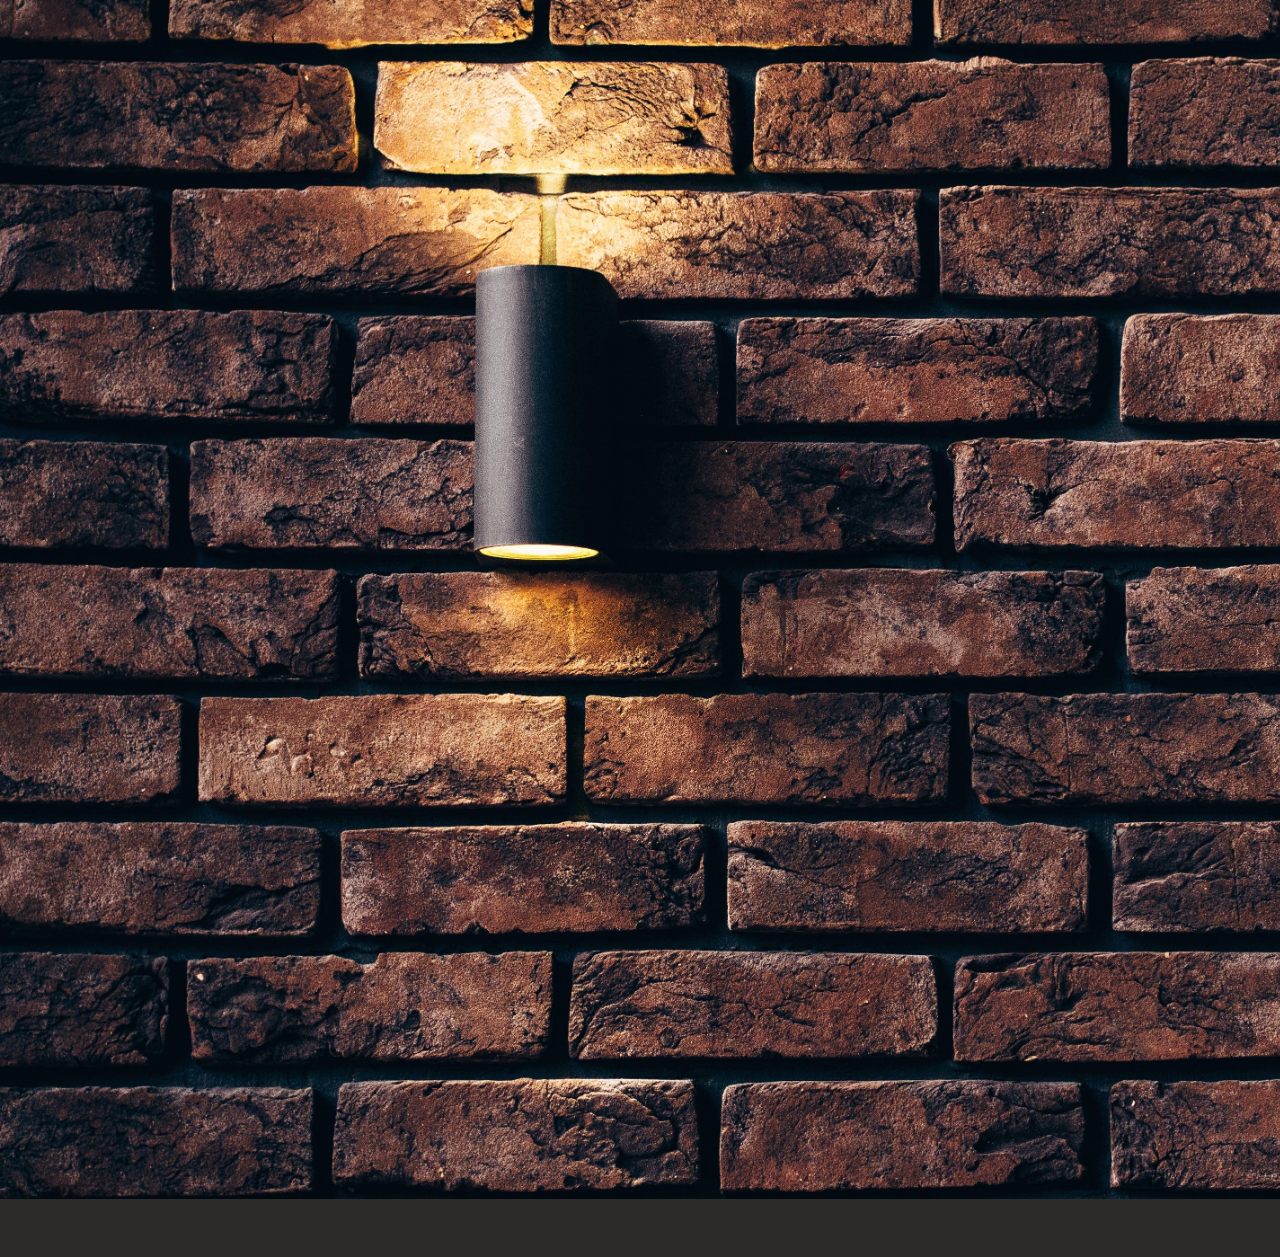
<file: website/index.html>
<!DOCTYPE html>
<html lang="en">
  <head>
    <!-- Meta tags for character set and viewport -->
    <meta charset="UTF-8" />
    <meta name="viewport" content="width=device-width, initial-scale=1.0" />

    <!-- Title of the page -->
    <title>Reverb Junction</title>

    <!-- Link to your stylesheet and Google Fonts -->
    <link rel="stylesheet" href="style.css" />
    <link rel="preconnect" href="https://fonts.googleapis.com" />
    <link rel="preconnect" href="https://fonts.gstatic.com" crossorigin />
    <link
      href="https://fonts.googleapis.com/css2?family=Caveat:wght@500&family=Hind+Siliguri:wght@300&family=Montserrat&family=Oswald&display=swap"
      rel="stylesheet"
    />
  </head>
  <body>
    <!-- Header section -->
    <header>
      <div id="venue-header">
        <!-- Logo and name -->
        <h1 class="logo-name">Reverb Junction</h1>
        <img src="./images/logo.png" alt="logo" class="logo" />
      </div>

      <!-- Navigation bar -->
      <nav class="navbar">
        <ul>
          <li><a href="index.html">Home</a></li>
          <li><a href="about.html">About</a></li>
          <li class="dropdown">
            <a class="dropbtn">Services</a>
            <div class="dropdown-content">
              <a href="#">Upcoming Events</a>
              <a href="#">Menu</a>
              <a href="#">Order Online</a>
              <a href="#">Calendar</a>
              <a href="#">Gallery</a>
            </div>
          </li>
          <li><a href="contact.html">Contact</a></li>
        </ul>
      </nav>
    </header>

    <hr />

    <!-- Main content section -->
    <div id="main-container" class="fade-in">
      <!-- Image container -->
      <div id="main-content">
        <div id="image-gallery">
          <img src="images/main-page.jpg" alt="reverb" class="img-main" />
          <img src="images/street-lights.jpg" alt="street" class="img-main" />
        </div>
        <button id="next-btn">next image</button>

        <!-- Text container -->
        <div id="text-container" class="fade-in">
          <h1 id="title-text">Where The Next Act Is</h1>
          <p>
            Venue Junction is proud to host upcoming popular artists live in
            comfy but spacious venue that is sometimes exclusive to special
            events.
          </p>
          <p>
            A top selection at the bar serving "inspired street & bar" food that
            has earned distigushed awards in cuilinary circles. Home to the
            mouth watering smokey maple chili dog with apple brined fries; A
            ingenius menu that delicately infuses world flavours and trends to
            please the sense of taste and sound.
          </p>
          <p>
            Almost like the food is the real star at the Venue than Shawn Mendes
            using our space for a private concert
          </p>
        </div>
      </div>
    </div>

    <!-- Footer section -->
    <div class="footer">
      <footer id="footer-content"></footer>
    </div>

    <!-- Script for dynamic content loading -->
    <script src="script.js"></script>
  </body>
</html>
</file>
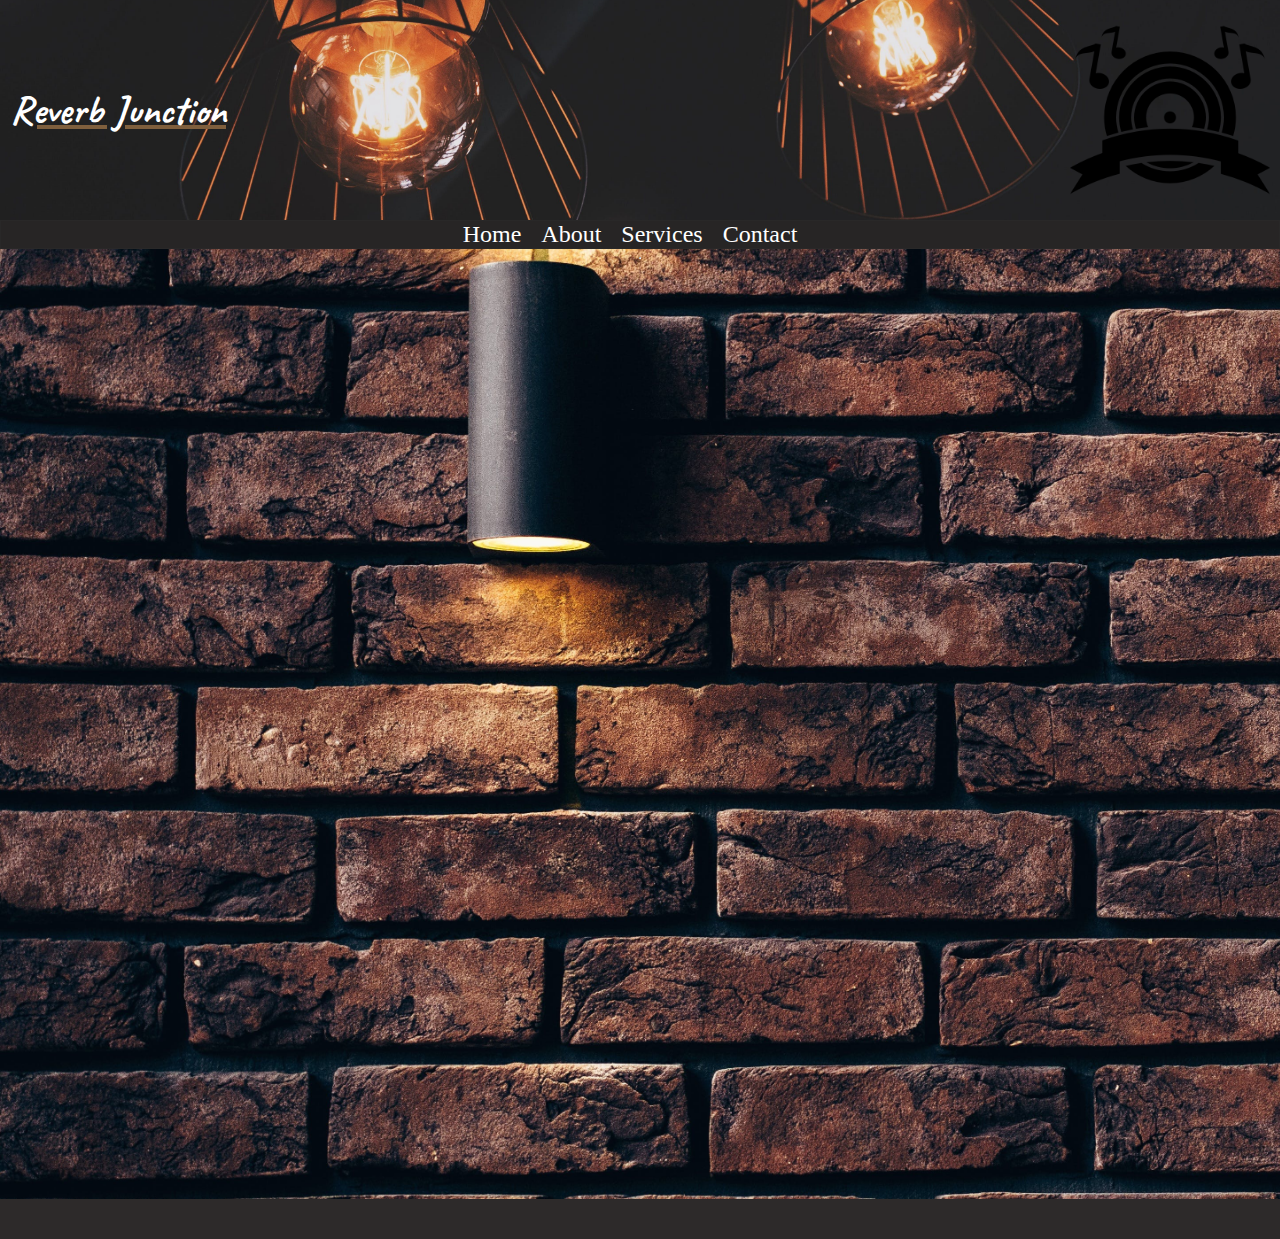
<file: website/about.html>
<!DOCTYPE html>
<html lang="en">
  <head>
    <!-- Meta tags for character set and viewport -->
    <meta charset="UTF-8" />
    <meta name="viewport" content="width=device-width, initial-scale=1.0" />

    <!-- Title of the page -->
    <title>Reverb Junction</title>

    <!-- Link to your stylesheet and Google Fonts -->
    <link rel="stylesheet" href="style.css" />
    <link rel="preconnect" href="https://fonts.googleapis.com" />
    <link rel="preconnect" href="https://fonts.gstatic.com" crossorigin />
    <link
      href="https://fonts.googleapis.com/css2?family=Caveat:wght@500&family=Hind+Siliguri:wght@300&family=Montserrat&family=Oswald&display=swap"
      rel="stylesheet"
    />
  </head>
  <body>
    <!-- Header section -->
    <header>
      <div id="venue-header">
        <!-- Logo and name -->
        <h1 class="logo-name">Reverb Junction</h1>
        <img src="./images/logo.png" alt="logo" class="logo" />
      </div>

      <!-- Navigation bar -->
      <nav class="navbar">
        <ul>
          <li><a href="index.html">Home</a></li>
          <li><a href="about.html">About</a></li>
          <li class="dropdown">
            <a href="#" class="dropbtn">Services</a>
            <div class="dropdown-content">
              <a href="#">Upcoming Events</a>
              <a href="#">Menu</a>
              <a href="#">Order Online</a>
              <a href="#">Calendar</a>
              <a href="#">Gallery</a>
            </div>
          </li>
          <li><a href="contact.html">Contact</a></li>
        </ul>
      </nav>
    </header>

    <hr />

    <main id="main-container" class="fade-in">
      <section id="about-content">
        
        <div id="about-container">
          <h2>About Reverb Junction</h2>
          <p>
            Offically founded in 1985, two somebodies back in 1979 decided to make Reverb Junction by buying out an old building for a couple bags of peanuts... well, compared to what real estate goes for nowadays. They chose a soon-to-be-genetrified part of their city, a decision that worked out lucratively in their future.
             Anyway, their determination (by corporate sabotage, bribery in monetary, narcotics, perverse sexual favours towards celebrity artists. Instances of threats of assault towards rival venue owners/employees and threats of committing property damage to their establishments,etc.) to stay in the popular music venue scene.They achieved capitalistic greatness by becoming the only venue
            where everyone wanted to be and blah blah blah. But they really found their mark by hiring a master cuilnary chef to reinvent bar/street food that brought music and food lovers together in some elitist congregation where they can smell each other chili dog farts and be smug about it.
            Now its the popular, wildly expensive establishment due to limited space thus having a waiting list yadda yadda yadda
            alot of very rich people go there thats all you need to know, so you're never gonna see the inside of this place
            so good-day and good-bye!
          </p>
          <!-- Add the main content specific to the about page -->
          <!-- Include your about page content here -->
        </section>
      </div>
    </main>

    <div class="footer">
      <footer id="footer-content"></footer>
    </div>

    <script src="script.js"></script>
  </body>
</html>
</file>
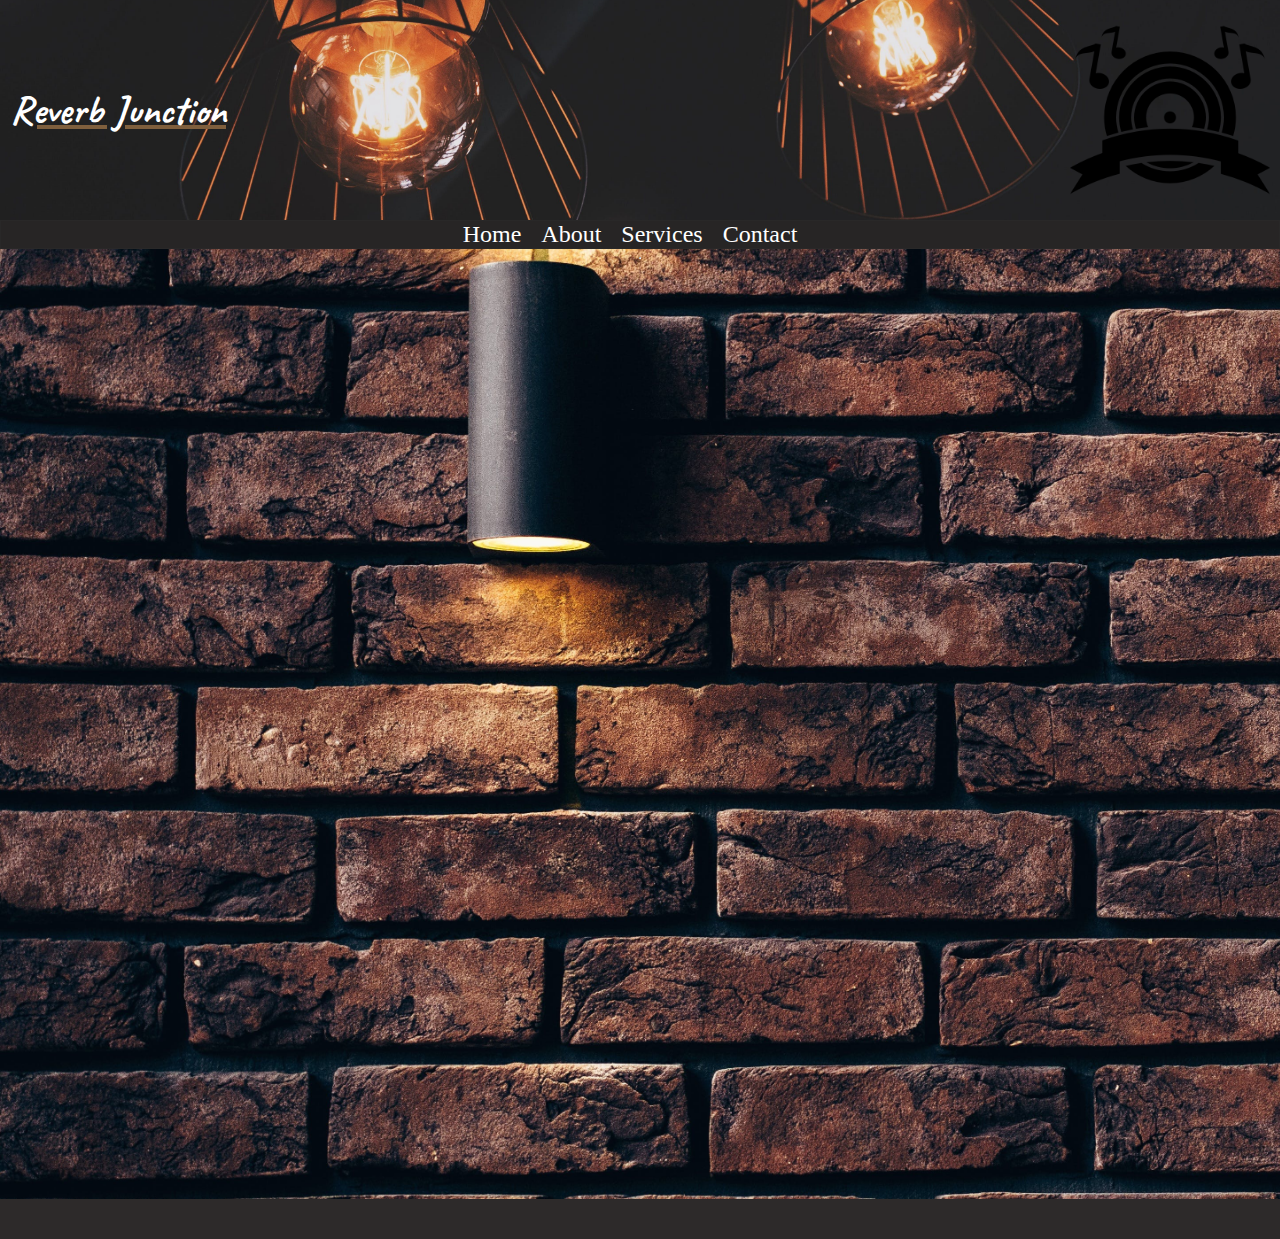
<file: website/contact.html>
<!DOCTYPE html>
<html lang="en">
  <head>
    <!-- Meta tags for character set and viewport -->
    <meta charset="UTF-8" />
    <meta name="viewport" content="width=device-width, initial-scale=1.0" />

    <!-- Title of the page -->
    <title>Reverb Junction</title>

    <!-- Link to your stylesheet and Google Fonts -->
    <link rel="stylesheet" href="style.css" />
    <link rel="preconnect" href="https://fonts.googleapis.com" />
    <link rel="preconnect" href="https://fonts.gstatic.com" crossorigin />
    <link
      href="https://fonts.googleapis.com/css2?family=Caveat:wght@500&family=Hind+Siliguri:wght@300&family=Montserrat&family=Oswald&display=swap"
      rel="stylesheet"
    />
  </head>
  <body>
    <!-- Header section -->
    <header>
      <div id="venue-header">
        <!-- Logo and name -->
        <h1 class="logo-name">Reverb Junction</h1>
        <img src="./images/logo.png" alt="logo" class="logo" />
      </div>

      <!-- Navigation bar -->
      <nav class="navbar">
        <ul>
          <li><a href="index.html">Home</a></li>
          <li><a href="about.html">About</a></li>
          <li class="dropdown">
            <a href="#" class="dropbtn">Services</a>
            <div class="dropdown-content">
              <a href="#">Upcoming Events</a>
              <a href="#">Menu</a>
              <a href="#">Order Online</a>
              <a href="#">Calendar</a>
              <a href="#">Gallery</a>
            </div>
          </li>
          <li><a href="#">Contact</a></li>
        </ul>
      </nav>
    </header>

    <hr />

    <main id="main-container" class="fade-in">
      <section id="about-content">
        
        <div id="about-container">
        <p>contact form</p>
        </section>
      </div>
    </main>

    <div class="footer">
      <footer id="footer-content"></footer>
    </div>

    <script src="script.js"></script>
  </body>
</html>
</file>
<file: website/style.css>
/*--main page styling -- */
body {
  background-color: hsl(237, 27%, 16%);
  background-image: url('/website/images/web.jpg');
  background-size: cover;
  background-repeat: no-repeat;
  margin: 0;
  padding: 0;
  opacity: 0;
  min-height: 100vh;
  transition: opacity 1s ease-in-out;
}
.fade-in {
  opacity: 0;
  animation: fadeIn 1s ease-in-out forwards;
}

@keyframes fadeIn {
  from {
    opacity: 0;
  }
  to {
    opacity: 1;
  }
}

.logo-name {
  font-family: 'Caveat', 'Lucida Sans', 'Lucida Sans Regular', 'Lucida Grande',
    'Lucida Sans Unicode', Geneva, Verdana, sans-serif;
  font-size: 2.5rem;
}

h1 {
  font-family: 'Oswald', 'Gill Sans', 'Gill Sans MT', Calibri, 'Trebuchet MS',
    sans-serif;
  text-decoration: underline hsl(31, 35%, 37%);
  color: hsl(0, 0%, 100%);
  text-align: center;
}
h2 {
  font-family: 'Oswald', 'Gill Sans', 'Gill Sans MT', Calibri, 'Trebuchet MS',
    sans-serif;
  text-decoration: underline hsl(31, 35%, 37%);
  color: hsl(0, 0%, 100%);
  text-align: center;
}

p {
  font-family: 'Montserrat', system-ui, -apple-system, BlinkMacSystemFont,
    'Segoe UI', Roboto, Oxygen, Ubuntu, Cantarell, 'Open Sans', 'Helvetica Neue',
    sans-serif;
  color: hsl(0, 0%, 100%);
  text-align: center;
  font-size: 0.875rem;
  /* 15px converted to REM */
}

#venue-header {
  background: url('/website/images/bulbs.jpg') center/cover no-repeat;
  border: 0px solid hsl(0, 23%, 18%);
  display: flex;
  justify-content: space-between;
  align-items: center;
  padding: 0.625rem; /* 10px converted to REM */
  background-color: hsl(0, 4%, 17%);
  color: hsl(0, 0%, 100%);
}

.logo {
  width: 12.5rem; /* 200px converted to REM */
}

.navbar {
  border: 1px solid hsl(0, 1%, 16%);
  background: hsl(0, 3%, 15%);
 
  font-size: 1.5rem;
}

.navbar ul {
  list-style-type: none;
  margin: 0;
  padding: 0;
  display: flex;
  justify-content: center;
}

.navbar li {
  margin-right: 1.25rem; /* 20px converted to REM */
  position: relative;
}

.navbar a {
  text-decoration: none;
  color: hsl(0, 0%, 100%);
  transition: color 0.3s, text-decoration 0.3s;
}
.navbar a:hover {
  color: hsl(31, 35%, 37%);
  text-decoration: underline  hsl(31, 35%, 37%);
  cursor: pointer;
}

.dropdown-content {
  opacity: 0;
  border-radius: 0 0 0.3125rem 0.3125rem; /* 5px converted to REM */
  visibility: hidden;
  max-height: 0;
  overflow: hidden;
  transition: max-height 0.3s ease-out, visibility 0.3s ease-out,
    opacity 0.3s ease-out;
  position: absolute;
  z-index: 1;
  top: 100%;
}

.dropdown-content a {
  color: hsl(0, 0%, 100%);
  padding: 0.75rem 1rem; /* 12px 16px converted to REM */
  display: block;
  transition: background-color 0.3s ease;
}

.dropdown-content a:hover {
  background-color: hsl(0, 4%, 26%);
  color: hsl(31, 42%, 55%);

  cursor: pointer;
}

.dropdown:hover .dropdown-content {
  background-color: hsl(0, 1%, 16%);
  background-image: url("./images/bulb-rope.png");
  background-size: cover;
  max-height: 19.75rem; /* 300px converted to REM */
  max-width: 12.5rem; /* 100px converted to REM */
  opacity: 0.9;
  visibility: visible;
  cursor: pointer;
}

#main-container {
  min-height: 100vh;

  display: flex;
  flex-direction: column;

  margin-bottom: 2rem;
}

#main-content {
  display: flex;
}

#image-gallery {
  width: 35%;
  height: auto;
  box-sizing: border-box;
  margin-right: 10rem;
  margin-bottom: 1rem;
}
.img-main {
  width: 120%;
  height: 100%;
  border: 2px solid hsl(0, 2%, 41%);
  border-radius: 5px;
}
#next-btn{
  width: 50px;
  height: 50px;
  border-radius: 30px;
  background: hsl(0, 22%, 71%);
}

#text-container {
  border: 1px solid hsl(0, 2%, 41%);
  border-radius: 0.25rem; /* 4px converted to REM */
  background-color: hsla(0, 0%, 6%, 0);
  width: 25%;
  height: 31.25rem; /* 500px converted to REM */
  box-sizing: border-box;
  position: relative;
  margin-left: 10rem;
  margin-bottom: 1rem;
  line-height: 1.5;
  text-align: justify;
  font-size: 1rem;
  overflow: hidden;
  overflow-wrap: break-word;
  word-wrap: break-word;
}

#text-container::before {
  content: '';
  position: absolute;
  top: 0;
  left: 0;
  width: 100%;
  height: 100%;
  background: hsl(0, 2%, 11%);
  opacity: 0.8;
  z-index: -1;
}

#text-container p {
  z-index: 0;
}

hr {
  width: 0px;
}

.footer {
  /* ... (existing styles) */
  
  background-image: url("");
  background-size: cover;
  background-position: center;
  width: 100%; /* Use full width of the container */
  height: auto;
  padding: 20px; /* Adjust padding as needed */
  box-sizing: border-box;
  justify-content: space-between; /* Align items in a row with space between */
  align-items: center;
  background-color: hsl(0, 4%, 17%);
  color: hsl(0, 0%, 100%);
  position: relative;
  bottom: 0;
  
}

footer {
  text-align: center;
  /* ... (existing styles) */
  width: 100%; /* Use full width of the container */
}

/*--------About webpage stying--------*/

#about-content {
  border: 2px solid hsl(0, 0%, 100%);
  display: flex;
  flex-direction: row;
  margin: 10px;
}

#about-container {
  border: 1px solid hsl(0, 2%, 41%);
  border-radius: 0.25rem; /* 4px converted to REM */
  background-color: hsla(0, 0%, 6%, 0);
  width: 50%;
  height: 31.25rem; /* 500px converted to REM */
  box-sizing: border-box;
  position: relative;
  margin-left: 20rem;
  margin-top: 0.2rem;
  line-height: 1.5;
  text-align: justify;
  font-size: 1rem;
  overflow: hidden;
  overflow-wrap: break-word;
  word-wrap: break-word;
}

#about-container::before {
  content: '';
  position: absolute;
  top: 0;
  left: 0;
  width: 100%;
  height: 100%;
  background: hsl(0, 2%, 11%);
  opacity: 0.8;
  z-index: -1;
}

#about-container p {
  z-index: 0;
}
</file>
